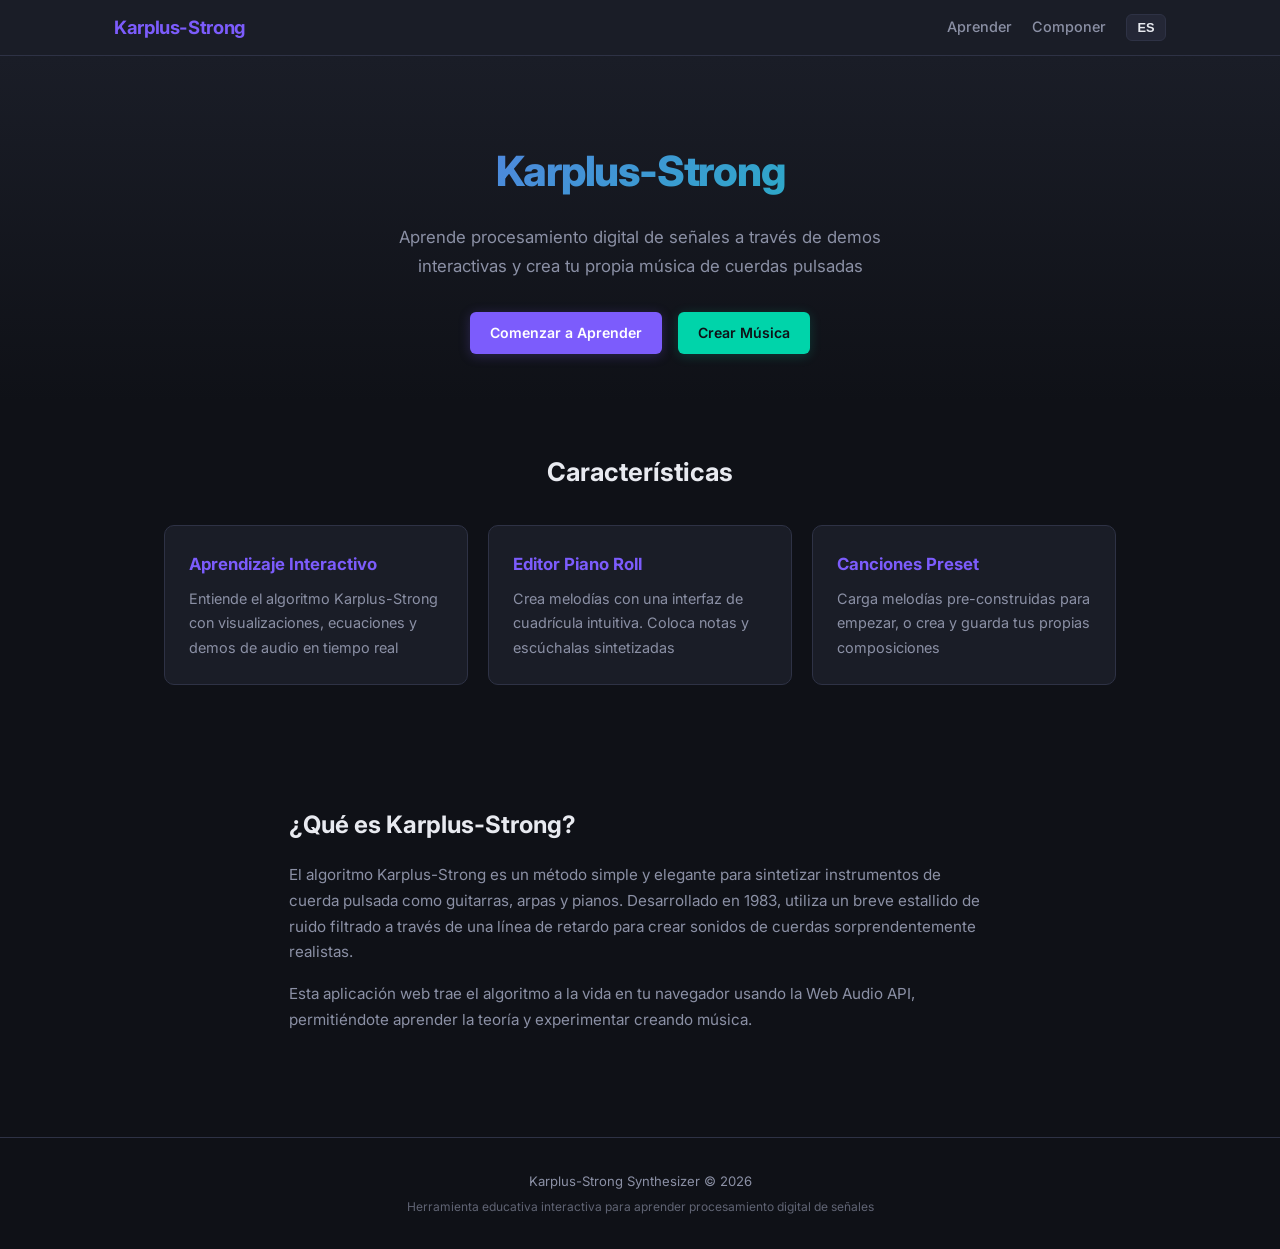
<file: frontend/index.html>
<!DOCTYPE html>
<html lang="es">
<head>
    <meta charset="UTF-8">
    <meta name="viewport" content="width=device-width, initial-scale=1.0">
    <title>Karplus-Strong Synthesizer</title>
    <link rel="preconnect" href="https://fonts.googleapis.com">
    <link href="https://fonts.googleapis.com/css2?family=Inter:wght@400;500;600;700&display=swap" rel="stylesheet">
    <link rel="stylesheet" href="./css/style.css">
</head>
<body>
    <nav class="navbar">
        <div class="nav-container">
            <a href="./index.html" class="nav-brand">Karplus-Strong</a>
            <div class="nav-links">
                <a href="./learn.html" data-i18n="nav_learn">Aprender</a>
                <a href="./compose.html" data-i18n="nav_compose">Componer</a>
                <button id="langToggle" class="lang-toggle" title="Toggle language">
                    <span id="langLabel">ES</span>
                </button>
            </div>
        </div>
    </nav>

    <main class="main-content">
        <section class="hero">
            <h1>Karplus-Strong</h1>
            <p class="sub" data-i18n="hero_sub">Aprende procesamiento digital de se&ntilde;ales a trav&eacute;s de demos interactivas y crea tu propia m&uacute;sica de cuerdas pulsadas</p>
            <div class="hero-buttons">
                <a href="./learn.html" class="btn btn-primary" data-i18n="hero_learn">Comenzar a Aprender</a>
                <a href="./compose.html" class="btn btn-accent2" data-i18n="hero_compose">Crear M&uacute;sica</a>
            </div>
        </section>

        <section class="features">
            <h2 data-i18n="features_title">Caracter&iacute;sticas</h2>
            <div class="features-grid">
                <div class="feature-card">
                    <h3 data-i18n="feat_learn">Aprendizaje Interactivo</h3>
                    <p data-i18n="feat_learn_desc">Entiende el algoritmo Karplus-Strong con visualizaciones, ecuaciones y demos de audio en tiempo real</p>
                </div>
                <div class="feature-card">
                    <h3 data-i18n="feat_piano">Editor Piano Roll</h3>
                    <p data-i18n="feat_piano_desc">Crea melod&iacute;as con una interfaz de cuadr&iacute;cula intuitiva. Coloca notas y esc&uacute;chalas sintetizadas</p>
                </div>
                <div class="feature-card">
                    <h3 data-i18n="feat_preset">Canciones Preset</h3>
                    <p data-i18n="feat_preset_desc">Carga melod&iacute;as pre-construidas para empezar, o crea y guarda tus propias composiciones</p>
                </div>
            </div>
        </section>

        <section class="what-is">
            <h2 data-i18n="what_is_title">&iquest;Qu&eacute; es Karplus-Strong?</h2>
            <p data-i18n="what_is_p1">El algoritmo Karplus-Strong es un m&eacute;todo simple y elegante para sintetizar instrumentos de cuerda pulsada como guitarras, arpas y pianos. Desarrollado en 1983, utiliza un breve estallido de ruido filtrado a trav&eacute;s de una l&iacute;nea de retardo para crear sonidos de cuerdas sorprendentemente realistas.</p>
            <p data-i18n="what_is_p2">Esta aplicaci&oacute;n web trae el algoritmo a la vida en tu navegador usando la Web Audio API, permiti&eacute;ndote aprender la teor&iacute;a y experimentar creando m&uacute;sica.</p>
        </section>
    </main>

    <footer class="footer">
        <p data-i18n="footer">Karplus-Strong Synthesizer &copy; 2026</p>
        <p class="footer-sub" data-i18n="footer_sub">Herramienta educativa interactiva para aprender procesamiento digital de se&ntilde;ales</p>
    </footer>

    <script src="./js/i18n/strings.js"></script>
    <script src="./js/app.js"></script>
</body>
</html>
</file>
<file: frontend/css/style.css>
/* ============================================
   Karplus-Strong Synthesizer - Main Stylesheet
   ============================================ */

/* ---------- Reset & Variables ---------- */
*, *::before, *::after { box-sizing: border-box; margin: 0; padding: 0; }

:root {
    --c-bg: #0f1117;
    --c-surface: #1a1d27;
    --c-surface2: #242736;
    --c-border: #2e3245;
    --c-text: #e8eaf0;
    --c-text-dim: #8b90a5;
    --c-accent: #7c5cfc;
    --c-accent-glow: rgba(124, 92, 252, 0.25);
    --c-accent2: #00d4aa;
    --c-accent2-glow: rgba(0, 212, 170, 0.2);
    --c-danger: #ff5c5c;
    --c-warn: #ffc107;
    --font: 'Inter', system-ui, -apple-system, sans-serif;
    --radius: 10px;
    --radius-sm: 6px;
    --shadow: 0 4px 24px rgba(0,0,0,.35);
}

html { scroll-behavior: smooth; }

body {
    font-family: var(--font);
    background: var(--c-bg);
    color: var(--c-text);
    line-height: 1.7;
    min-height: 100vh;
    display: flex;
    flex-direction: column;
}

a { color: var(--c-accent); text-decoration: none; }
a:hover { text-decoration: underline; }

/* ---------- Navbar ---------- */
.navbar {
    background: var(--c-surface);
    border-bottom: 1px solid var(--c-border);
    position: sticky;
    top: 0;
    z-index: 100;
    backdrop-filter: blur(12px);
}
.nav-container {
    max-width: 1100px;
    margin: 0 auto;
    padding: .75rem 1.5rem;
    display: flex;
    align-items: center;
    justify-content: space-between;
}
.nav-brand {
    font-size: 1.15rem;
    font-weight: 700;
    color: var(--c-accent);
    letter-spacing: -0.02em;
}
.nav-brand:hover { text-decoration: none; }
.nav-links { display: flex; align-items: center; gap: 1.25rem; }
.nav-links a {
    color: var(--c-text-dim);
    font-size: .9rem;
    font-weight: 500;
    transition: color .2s;
}
.nav-links a:hover { color: var(--c-text); text-decoration: none; }
.lang-toggle {
    background: var(--c-surface2);
    border: 1px solid var(--c-border);
    color: var(--c-text);
    padding: .3rem .65rem;
    border-radius: var(--radius-sm);
    font-size: .8rem;
    font-weight: 600;
    cursor: pointer;
    transition: all .2s;
}
.lang-toggle:hover {
    border-color: var(--c-accent);
    background: var(--c-accent-glow);
}

/* ---------- Main Content ---------- */
.main-content { flex: 1; }

/* ---------- Footer ---------- */
.footer {
    text-align: center;
    padding: 2rem 1.5rem;
    color: var(--c-text-dim);
    font-size: .82rem;
    border-top: 1px solid var(--c-border);
    margin-top: 3rem;
}
.footer-sub { font-size: .75rem; margin-top: .3rem; opacity: .65; }

/* ---------- Buttons ---------- */
.btn {
    display: inline-flex;
    align-items: center;
    gap: .45rem;
    padding: .55rem 1.25rem;
    border-radius: var(--radius-sm);
    font-size: .88rem;
    font-weight: 600;
    font-family: var(--font);
    cursor: pointer;
    border: none;
    transition: all .2s;
}
.btn-primary {
    background: var(--c-accent);
    color: #fff;
    box-shadow: 0 2px 12px var(--c-accent-glow);
}
.btn-primary:hover { filter: brightness(1.15); transform: translateY(-1px); }
.btn-secondary {
    background: var(--c-surface2);
    color: var(--c-text);
    border: 1px solid var(--c-border);
}
.btn-secondary:hover { border-color: var(--c-accent); background: var(--c-accent-glow); }
.btn-sm { padding: .4rem .9rem; font-size: .8rem; }
.btn-accent2 {
    background: var(--c-accent2);
    color: #0f1117;
    box-shadow: 0 2px 12px var(--c-accent2-glow);
}
.btn-accent2:hover { filter: brightness(1.15); }

/* ---------- HOME PAGE ---------- */
.hero {
    text-align: center;
    padding: 5rem 1.5rem 3rem;
    background: linear-gradient(180deg, var(--c-surface) 0%, var(--c-bg) 100%);
}
.hero h1 {
    font-size: 2.6rem;
    font-weight: 800;
    letter-spacing: -0.03em;
    background: linear-gradient(135deg, var(--c-accent), var(--c-accent2));
    -webkit-background-clip: text;
    -webkit-text-fill-color: transparent;
    background-clip: text;
}
.hero .sub {
    color: var(--c-text-dim);
    max-width: 560px;
    margin: 1rem auto 2rem;
    font-size: 1.05rem;
}
.hero-buttons { display: flex; gap: 1rem; justify-content: center; flex-wrap: wrap; }

.features {
    max-width: 1000px;
    margin: 0 auto;
    padding: 3rem 1.5rem;
}
.features h2 { text-align: center; font-size: 1.6rem; margin-bottom: 2rem; }
.features-grid {
    display: grid;
    grid-template-columns: repeat(auto-fit, minmax(280px, 1fr));
    gap: 1.25rem;
}
.feature-card {
    background: var(--c-surface);
    border: 1px solid var(--c-border);
    border-radius: var(--radius);
    padding: 1.5rem;
    transition: border-color .3s, transform .2s;
}
.feature-card:hover { border-color: var(--c-accent); transform: translateY(-3px); }
.feature-card h3 { font-size: 1.05rem; margin-bottom: .5rem; color: var(--c-accent); }
.feature-card p { color: var(--c-text-dim); font-size: .9rem; }

.what-is {
    max-width: 750px;
    margin: 2rem auto 0;
    padding: 2.5rem 1.5rem;
}
.what-is h2 { font-size: 1.5rem; margin-bottom: 1rem; }
.what-is p { color: var(--c-text-dim); margin-bottom: 1rem; font-size: .95rem; }

/* ---------- LEARN PAGE ---------- */
.learn-page {
    max-width: 850px;
    margin: 0 auto;
    padding: 2rem 1.5rem 4rem;
}
.learn-page h1 {
    font-size: 2rem;
    font-weight: 800;
    margin-bottom: .5rem;
}
.learn-page .intro {
    color: var(--c-text-dim);
    font-size: 1.05rem;
    margin-bottom: 2rem;
}

/* Table of contents */
.toc {
    background: var(--c-surface);
    border: 1px solid var(--c-border);
    border-radius: var(--radius);
    padding: 1.25rem 1.5rem;
    margin-bottom: 3rem;
}
.toc h3 { font-size: .95rem; color: var(--c-text-dim); margin-bottom: .75rem; text-transform: uppercase; letter-spacing: .08em; }
.toc ul { list-style: none; }
.toc li { margin-bottom: .4rem; }
.toc a { color: var(--c-accent); font-weight: 500; font-size: .95rem; }

/* Learn sections */
.learn-section {
    margin-bottom: 4rem;
    scroll-margin-top: 5rem;
}
.learn-section h2 {
    font-size: 1.5rem;
    font-weight: 700;
    margin-bottom: 1rem;
    padding-bottom: .5rem;
    border-bottom: 2px solid var(--c-accent-glow);
}
.learn-section p {
    color: var(--c-text-dim);
    margin-bottom: 1rem;
    font-size: .95rem;
}

/* Steps cards */
.steps {
    display: grid;
    grid-template-columns: repeat(auto-fit, minmax(200px, 1fr));
    gap: 1rem;
    margin: 1.5rem 0;
}
.step-card {
    background: var(--c-surface);
    border: 1px solid var(--c-border);
    border-radius: var(--radius);
    padding: 1.25rem;
    text-align: center;
}
.step-card .step-num {
    display: inline-block;
    width: 2.2rem;
    height: 2.2rem;
    line-height: 2.2rem;
    background: var(--c-accent);
    color: #fff;
    border-radius: 50%;
    font-weight: 700;
    font-size: .9rem;
    margin-bottom: .5rem;
}
.step-card h4 { font-size: .95rem; margin-bottom: .3rem; }
.step-card p { font-size: .85rem; color: var(--c-text-dim); }

/* Demo boxes */
.demo-box {
    background: var(--c-surface);
    border: 1px solid var(--c-border);
    border-radius: var(--radius);
    padding: 1.5rem;
    margin: 1.5rem 0;
}
.demo-box canvas {
    width: 100%;
    height: 180px;
    border-radius: var(--radius-sm);
    background: #13151f;
    display: block;
    margin-bottom: 1rem;
}
.demo-controls {
    display: flex;
    align-items: center;
    gap: 1rem;
    flex-wrap: wrap;
    margin-top: .75rem;
}
.demo-controls label {
    font-size: .85rem;
    font-weight: 500;
    color: var(--c-text-dim);
    display: flex;
    align-items: center;
    gap: .5rem;
}
.demo-controls input[type="range"] {
    width: 180px;
    accent-color: var(--c-accent);
}
.demo-controls .value-display {
    background: var(--c-surface2);
    padding: .15rem .5rem;
    border-radius: var(--radius-sm);
    font-size: .8rem;
    font-weight: 600;
    min-width: 50px;
    text-align: center;
}

/* Math formula box */
.formula-box {
    background: var(--c-surface2);
    border-left: 3px solid var(--c-accent);
    border-radius: 0 var(--radius-sm) var(--radius-sm) 0;
    padding: 1rem 1.25rem;
    margin: 1.25rem 0;
    font-size: .95rem;
    overflow-x: auto;
}
.formula-box .katex { font-size: 1.2em; }

/* Preset cards for Section 5 */
.preset-grid {
    display: grid;
    grid-template-columns: repeat(auto-fit, minmax(160px, 1fr));
    gap: .75rem;
    margin: 1.25rem 0 2rem;
}
.preset-card {
    background: var(--c-surface2);
    border: 2px solid var(--c-border);
    border-radius: var(--radius-sm);
    padding: .85rem;
    cursor: pointer;
    transition: all .2s;
    text-align: center;
}
.preset-card:hover {
    border-color: var(--c-accent2);
    background: rgba(0, 212, 170, 0.08);
    transform: translateY(-2px);
}
.preset-card h4 {
    font-size: .9rem;
    font-weight: 600;
    color: var(--c-accent2);
    margin-bottom: .25rem;
}
.preset-card p {
    font-size: .75rem;
    color: var(--c-text-dim);
    margin: 0;
}

/* ---------- NEW: Advanced Learn Components ---------- */

/* Taller canvas for spectrum visualization (waveform + spectrum stacked) */
.demo-box canvas.tall {
    height: 320px;
}

/* Circular buffer visualization */
.ring-buffer-vis {
    position: relative;
    width: 100%;
    height: 280px;
}

/* Comparison panels (side-by-side or stacked demos) */
.comparison-panel {
    display: grid;
    grid-template-columns: repeat(auto-fit, minmax(240px, 1fr));
    gap: 1rem;
    margin: 1.5rem 0;
}

.comparison-item {
    background: var(--c-surface2);
    border: 1px solid var(--c-border);
    border-radius: var(--radius-sm);
    padding: 1rem;
}

.comparison-item h4 {
    font-size: .9rem;
    color: var(--c-accent);
    margin-bottom: .5rem;
}

.comparison-item canvas {
    width: 100%;
    height: 140px;
    border-radius: var(--radius-sm);
    background: #13151f;
    display: block;
    margin-bottom: .5rem;
}

/* Milestone marks for filter slider */
.slider-with-marks {
    position: relative;
    width: 100%;
}

.slider-marks {
    display: flex;
    justify-content: space-between;
    margin-top: .25rem;
    font-size: .7rem;
    color: var(--c-text-dim);
    pointer-events: none;
}

.slider-mark {
    flex-shrink: 0;
    text-align: center;
}

/* Advanced parameters grid */
.param-grid {
    display: grid;
    grid-template-columns: repeat(auto-fit, minmax(280px, 1fr));
    gap: 1.25rem;
    margin: 1.5rem 0;
}

.param-card {
    background: var(--c-surface2);
    border: 1px solid var(--c-border);
    border-radius: var(--radius-sm);
    padding: 1.25rem;
}

.param-card h4 {
    font-size: .95rem;
    color: var(--c-accent2);
    margin-bottom: .75rem;
    display: flex;
    align-items: center;
    gap: .5rem;
}

.param-card p {
    font-size: .85rem;
    color: var(--c-text-dim);
    margin-bottom: .75rem;
}

.param-controls {
    display: flex;
    flex-direction: column;
    gap: .5rem;
}

.param-controls label {
    font-size: .82rem;
    color: var(--c-text);
    display: flex;
    align-items: center;
    gap: .5rem;
}

.param-controls input[type="range"] {
    flex: 1;
    accent-color: var(--c-accent2);
}

/* Spectrum display styling */
.spectrum-display {
    background: #0a0c10;
    border-radius: var(--radius-sm);
    padding: .5rem;
}

.spectrum-label {
    font-size: .75rem;
    color: var(--c-text-dim);
    text-transform: uppercase;
    margin-bottom: .35rem;
    letter-spacing: .05em;
}

/* Transition text styling */
.transition-text {
    background: var(--c-surface2);
    border-left: 3px solid var(--c-accent2);
    padding: .85rem 1rem;
    margin: 1.5rem 0;
    font-style: italic;
    color: var(--c-text-dim);
    font-size: .9rem;
    border-radius: 0 var(--radius-sm) var(--radius-sm) 0;
}

/* AB comparison toggle */
.ab-toggle {
    display: inline-flex;
    background: var(--c-surface2);
    border-radius: var(--radius-sm);
    padding: .25rem;
    gap: .25rem;
}

.ab-toggle button {
    padding: .4rem .9rem;
    background: transparent;
    border: none;
    border-radius: var(--radius-sm);
    font-size: .8rem;
    color: var(--c-text-dim);
    cursor: pointer;
    transition: all .2s;
}

.ab-toggle button.active {
    background: var(--c-accent);
    color: #fff;
}

.ab-toggle button:hover:not(.active) {
    background: rgba(255, 255, 255, 0.05);
}

/* Block diagram for section 1 */
.block-diagram {
    background: var(--c-surface2);
    border: 1px solid var(--c-border);
    border-radius: var(--radius);
    padding: 1.5rem;
    margin: 1.5rem 0;
    overflow-x: auto;
}

.diagram-flow {
    display: flex;
    align-items: center;
    justify-content: center;
    gap: 1rem;
    min-width: 600px;
}

.diagram-block {
    background: var(--c-surface);
    border: 2px solid var(--c-accent);
    border-radius: var(--radius-sm);
    padding: .75rem 1rem;
    text-align: center;
    min-width: 100px;
}

.diagram-block-title {
    font-size: .8rem;
    font-weight: 600;
    color: var(--c-accent);
    margin-bottom: .25rem;
}

.diagram-block-desc {
    font-size: .7rem;
    color: var(--c-text-dim);
}

.diagram-arrow {
    font-size: 1.5rem;
    color: var(--c-accent2);
}

/* Info callout boxes */
.info-box {
    background: rgba(124, 92, 252, 0.1);
    border: 1px solid var(--c-accent-glow);
    border-radius: var(--radius-sm);
    padding: 1rem;
    margin: 1rem 0;
}

.info-box.tip {
    background: rgba(0, 212, 170, 0.1);
    border-color: var(--c-accent2-glow);
}

.info-box.warning {
    background: rgba(255, 193, 7, 0.1);
    border-color: rgba(255, 193, 7, 0.3);
}

.info-box-title {
    font-size: .85rem;
    font-weight: 600;
    margin-bottom: .5rem;
    display: flex;
    align-items: center;
    gap: .5rem;
}

.info-box-content {
    font-size: .85rem;
    color: var(--c-text-dim);
}


/* ---------- COMPOSE PAGE ---------- */
.compose-page {
    max-width: 1050px;
    margin: 0 auto;
    padding: 2rem 1.5rem 4rem;
}
.compose-page h1 {
    font-size: 1.8rem;
    font-weight: 700;
    margin-bottom: .5rem;
}
.compose-page .desc {
    color: var(--c-text-dim);
    margin-bottom: 1.5rem;
    font-size: .95rem;
}
.compose-toolbar {
    display: flex;
    align-items: stretch;
    gap: 0;
    flex-wrap: wrap;
    margin-bottom: 1rem;
    padding: .5rem;
    background: var(--c-surface);
    border: 1px solid var(--c-border);
    border-radius: var(--radius);
}
.toolbar-group {
    display: flex;
    flex-direction: column;
    gap: .35rem;
    padding: .4rem .75rem;
    flex-shrink: 0;
}
.toolbar-group-label {
    font-size: .65rem;
    font-weight: 700;
    text-transform: uppercase;
    letter-spacing: .08em;
    color: var(--c-text-dim);
    opacity: .7;
}
.toolbar-group-controls {
    display: flex;
    align-items: center;
    gap: .6rem;
    flex-wrap: wrap;
}
.toolbar-separator {
    width: 1px;
    background: var(--c-border);
    align-self: stretch;
    margin: .25rem 0;
}
.compose-toolbar label {
    font-size: .82rem;
    color: var(--c-text-dim);
    font-weight: 500;
    display: flex;
    align-items: center;
    gap: .4rem;
}
.compose-toolbar input[type="range"] { width: 100px; accent-color: var(--c-accent); }
.compose-toolbar select {
    background: var(--c-surface2);
    color: var(--c-text);
    border: 1px solid var(--c-border);
    padding: .3rem .5rem;
    border-radius: var(--radius-sm);
    font-size: .82rem;
    font-family: var(--font);
}

/* Playback indicator (pulsing dot) */
.playback-indicator {
    width: 8px;
    height: 8px;
    border-radius: 50%;
    background: var(--c-text-dim);
    opacity: .3;
    transition: all .2s;
}
.playback-indicator.active {
    background: var(--c-danger);
    opacity: 1;
    animation: pulse-dot 1s ease-in-out infinite;
}
@keyframes pulse-dot {
    0%, 100% { transform: scale(1); opacity: 1; }
    50% { transform: scale(1.4); opacity: .7; }
}

/* Waveform Visualization Panel */
.waveform-panel {
    background: var(--c-surface);
    border: 1px solid var(--c-border);
    border-radius: var(--radius);
    margin-bottom: 1.5rem;
    overflow: hidden;
}
.waveform-panel-header {
    display: flex;
    align-items: center;
    padding: .75rem 1rem;
    border-bottom: 1px solid var(--c-border);
}
.waveform-panel-header h3 {
    font-size: .9rem;
    font-weight: 600;
    color: var(--c-text);
}
.waveform-panel-body {
    padding: 1rem;
}
.waveform-stage {
    margin-bottom: .75rem;
}
.waveform-stage:last-child {
    margin-bottom: 0;
}
.waveform-stage-label {
    display: block;
    font-size: .75rem;
    font-weight: 600;
    color: var(--c-text-dim);
    margin-bottom: .35rem;
    text-transform: uppercase;
    letter-spacing: .04em;
}
.waveform-stage canvas {
    width: 100%;
    height: 80px;
    border-radius: var(--radius-sm);
    background: #13151f;
    display: block;
}
.waveform-mix-container {
    position: relative;
}
.waveform-mix-container canvas#wfMix {
    width: 100%;
    height: 120px;
    border-radius: var(--radius-sm);
    background: #13151f;
    display: block;
}
.waveform-playhead-overlay {
    position: absolute;
    top: 0;
    left: 0;
    width: 100%;
    height: 120px;
    pointer-events: none;
}

.piano-roll-wrapper {
    background: var(--c-surface);
    border: 1px solid var(--c-border);
    border-radius: var(--radius);
    overflow: hidden;
    margin-bottom: 1.5rem;
}
.piano-roll-wrapper canvas {
    display: block;
    width: 100%;
    height: 400px;
}

.compose-tips {
    background: var(--c-surface);
    border: 1px solid var(--c-border);
    border-radius: var(--radius);
    padding: 1.25rem;
}
.compose-tips h3 { font-size: .95rem; margin-bottom: .5rem; color: var(--c-accent); }
.compose-tips ul { list-style: disc; padding-left: 1.25rem; }
.compose-tips li { color: var(--c-text-dim); font-size: .85rem; margin-bottom: .3rem; }

/* ---------- Utilities ---------- */
.text-center { text-align: center; }
.mt-1 { margin-top: .5rem; }
.mt-2 { margin-top: 1rem; }
.mt-3 { margin-top: 1.5rem; }
.mb-2 { margin-bottom: 1rem; }

/* ---------- Responsive ---------- */
@media (max-width: 640px) {
    .hero h1 { font-size: 1.8rem; }
    .hero { padding: 3rem 1rem 2rem; }
    .learn-page { padding: 1.5rem 1rem 3rem; }
    .demo-controls { flex-direction: column; align-items: flex-start; }
    .demo-controls input[type="range"] { width: 100%; }
    .steps { grid-template-columns: 1fr; }
    .compose-toolbar { flex-direction: column; }
    .toolbar-separator { width: 100%; height: 1px; margin: 0 .25rem; }
    .toolbar-group { width: 100%; }
    .waveform-panel-header { flex-direction: column; gap: .5rem; align-items: flex-start; }
}
</file>
